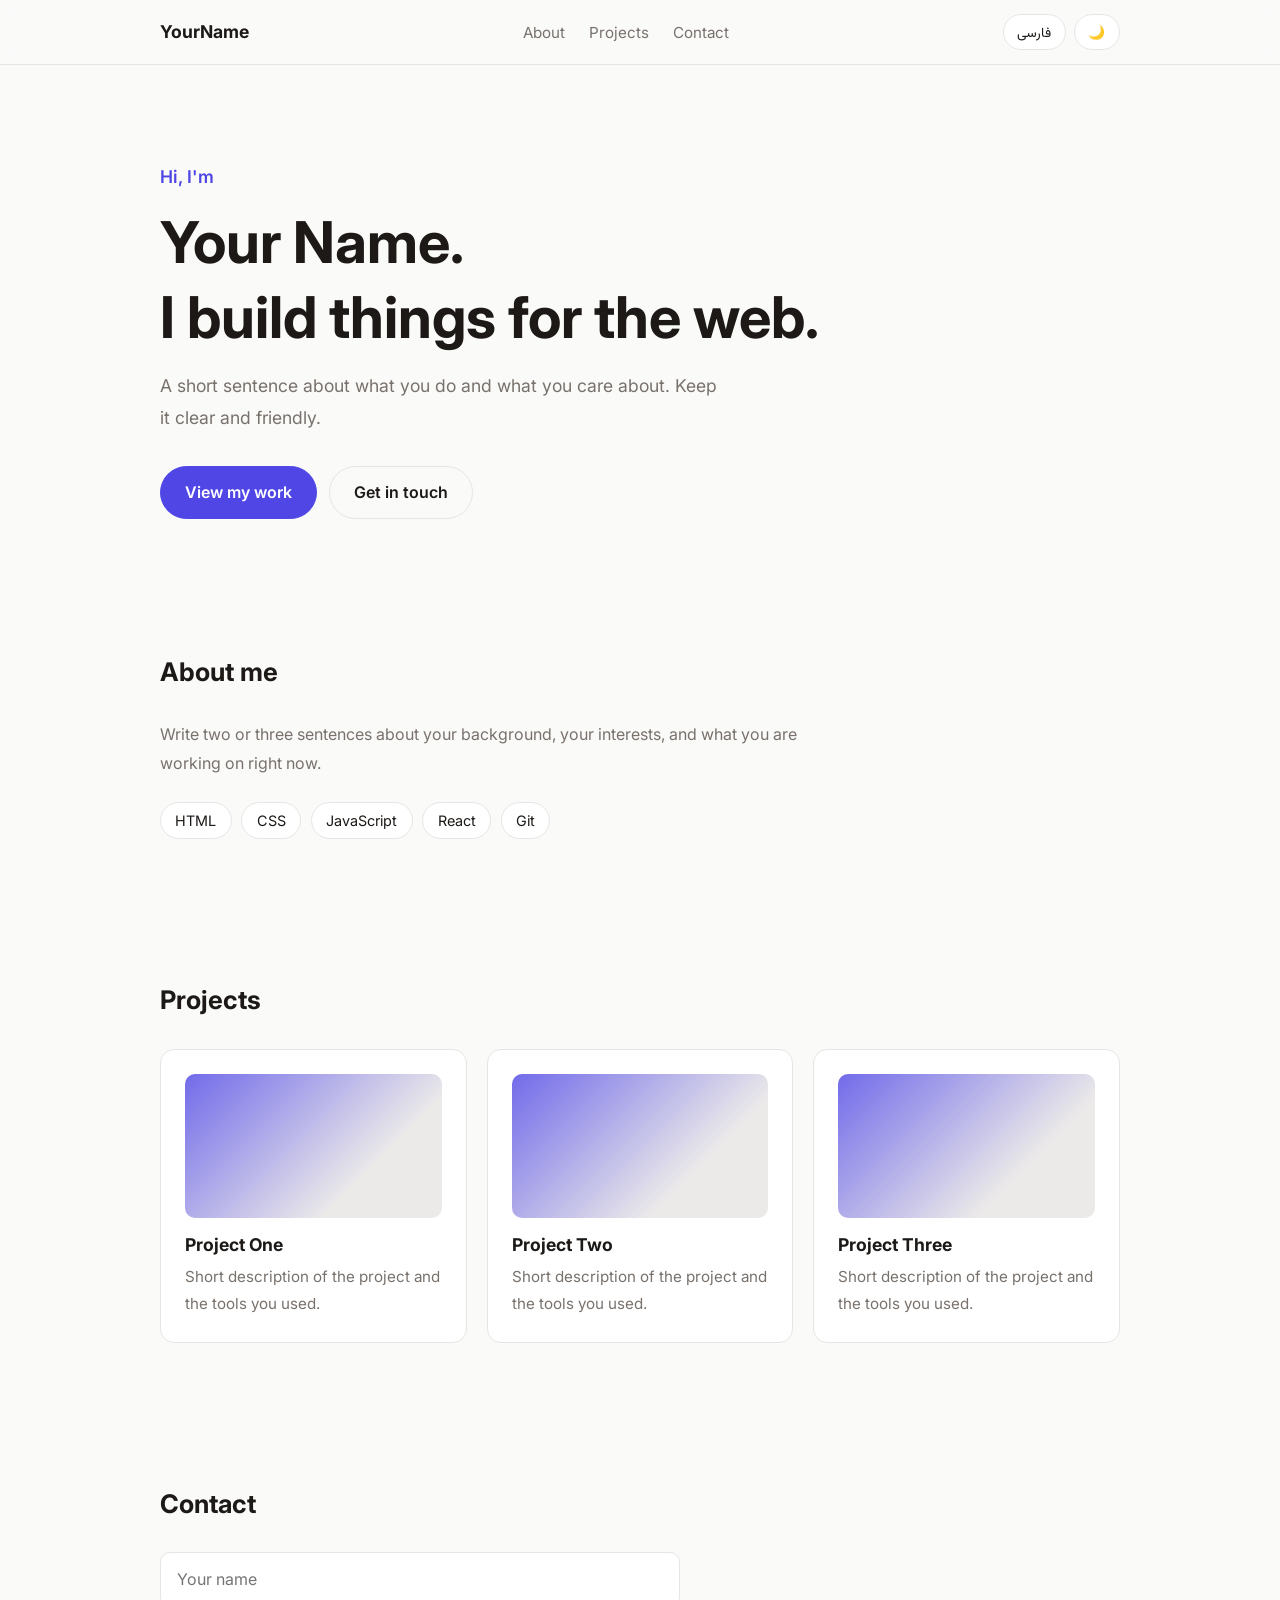
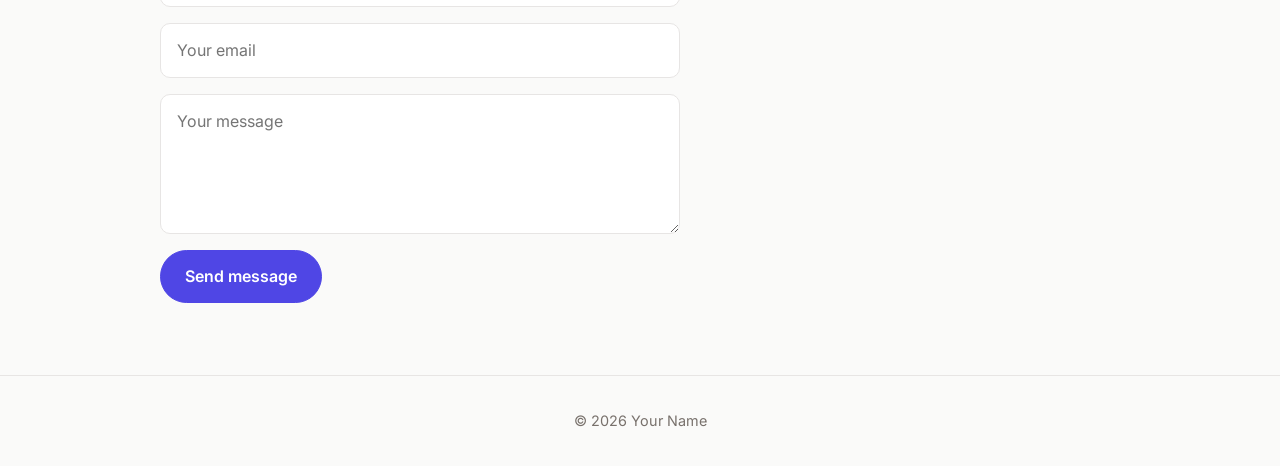
<file: index.html>
<!doctype html>
<html lang="en" dir="ltr">
  <head>
    <meta charset="UTF-8" />
    <meta name="viewport" content="width=device-width, initial-scale=1" />
    <title>Your Name — Portfolio</title>
    <meta
      name="description"
      content="Personal website of Your Name, web developer."
    />
    <link rel="preconnect" href="https://fonts.googleapis.com" />
    <link
      href="https://fonts.googleapis.com/css2?family=Inter:wght@400;600;700&family=Vazirmatn:wght@400;600;700&display=swap"
      rel="stylesheet"
    />
    <link rel="stylesheet" href="./css/style.css" />
  </head>
  <body>
    <!-- header section -->
    <header>
      <div class="container nav">
        <a href="#" class="logo">YourName</a>
        <nav>
          <ul>
            <li><a href="#about">About</a></li>
            <li><a href="#projects">Projects</a></li>
            <li><a href="#contact">Contact</a></li>
          </ul>
        </nav>
        <div class="tools">
          <a class="lang" href="./page/fa.html" hreflang="fa">فارسی</a>
          <button class="btn-icon" id="theme-toggle" aria-label="Toggle theme">
            🌙
          </button>
        </div>
      </div>
    </header>

    <!-- Hero Section -->
    <main>
      <section class="hero">
        <div class="container">
          <p class="tag">Hi, I'm</p>
          <h1>Your Name.<br />I build things for the web.</h1>
          <p>
            A short sentence about what you do and what you care about. Keep it
            clear and friendly.
          </p>
          <div class="cta">
            <a href="#projects" class="btn primary">View my work</a>
            <a href="#contact" class="btn">Get in touch</a>
          </div>
        </div>
      </section>

      <!-- About Section -->
      <section id="about" class="about">
        <div class="container">
          <h2>About me</h2>
          <p>
            Write two or three sentences about your background, your interests,
            and what you are working on right now.
          </p>
          <div class="skills">
            <span>HTML</span><span>CSS</span><span>JavaScript</span
            ><span>React</span><span>Git</span>
          </div>
        </div>
      </section>

      <!-- Projects Section -->
      <section id="projects">
        <div class="container">
          <h2>Projects</h2>
          <div class="grid">
            <article class="card">
              <div class="thumb"></div>
              <h3>Project One</h3>
              <p>Short description of the project and the tools you used.</p>
            </article>
            <article class="card">
              <div class="thumb"></div>
              <h3>Project Two</h3>
              <p>Short description of the project and the tools you used.</p>
            </article>
            <article class="card">
              <div class="thumb"></div>
              <h3>Project Three</h3>
              <p>Short description of the project and the tools you used.</p>
            </article>
          </div>
        </div>
      </section>

      <!-- Contact Section -->
      <section id="contact">
        <div class="container">
          <h2>Contact</h2>
          <form action="#" method="post">
            <input type="text" name="name" placeholder="Your name" required />
            <input
              type="email"
              name="email"
              placeholder="Your email"
              required
            />
            <textarea
              name="message"
              placeholder="Your message"
              required
            ></textarea>
            <button type="submit" class="btn primary">Send message</button>
          </form>
        </div>
      </section>
    </main>

    <!-- footer section -->
    <footer>© 2026 Your Name</footer>
    <script src="./js/script.js"></script>
  </body>
</html>
</file>
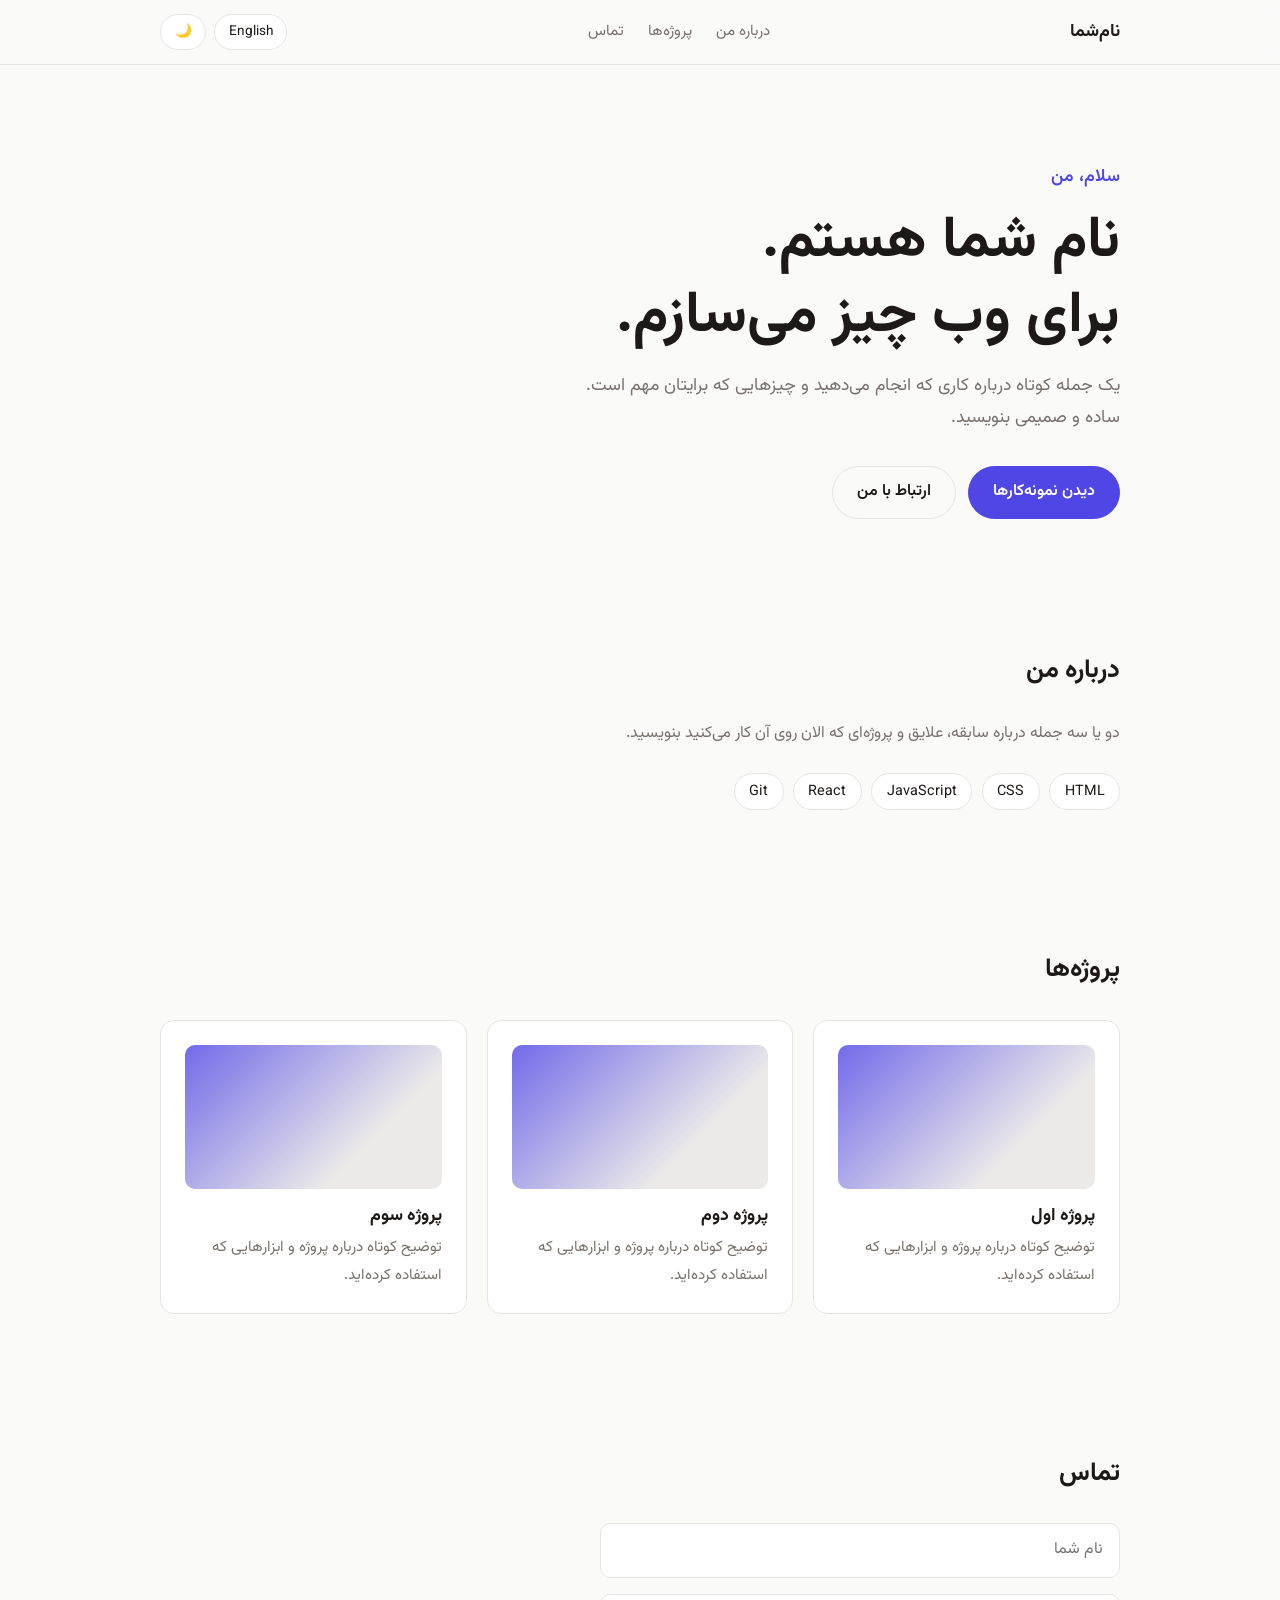
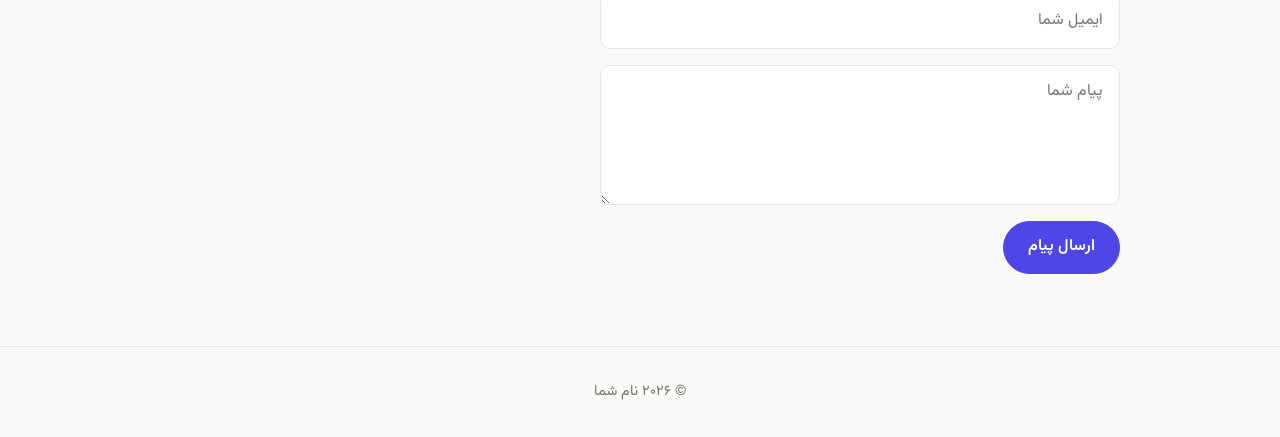
<file: page/fa.html>
<!DOCTYPE html>
<html lang="fa" dir="rtl">
<head>
  <!-- Meta information, page title, fonts, and CSS -->
  <meta charset="UTF-8" />
  <meta name="viewport" content="width=device-width, initial-scale=1" />
  <title>نام شما — نمونه‌کار</title>
  <meta name="description" content="وب‌سایت شخصی نام شما، توسعه‌دهنده وب." />
  <link rel="preconnect" href="https://fonts.googleapis.com" />
  <link href="https://fonts.googleapis.com/css2?family=Inter:wght@400;600;700&family=Vazirmatn:wght@400;600;700&display=swap" rel="stylesheet" />
  <link rel="stylesheet" href="../css/style.css" />
</head>
<body>
  <!-- Header Section -->
  <header>
    <div class="container nav">
      <a href="#" class="logo">نام‌شما</a>
      <nav>
        <ul>
          <li><a href="#about">درباره من</a></li>
          <li><a href="#projects">پروژه‌ها</a></li>
          <li><a href="#contact">تماس</a></li>
        </ul>
      </nav>
      <div class="tools">
        <a class="lang" href="../index.html" hreflang="en">English</a>
        <button class="btn-icon" id="theme-toggle" aria-label="Toggle theme">🌙</button>
      </div>
    </div>
  </header>

  <!-- Hero Section -->
  <main>
    <section class="hero">
      <div class="container">
        <p class="tag">سلام، من</p>
        <h1>نام شما هستم.<br />برای وب چیز می‌سازم.</h1>
        <p>یک جمله کوتاه درباره کاری که انجام می‌دهید و چیزهایی که برایتان مهم است. ساده و صمیمی بنویسید.</p>
        <div class="cta">
          <a href="#projects" class="btn primary">دیدن نمونه‌کارها</a>
          <a href="#contact" class="btn">ارتباط با من</a>
        </div>
      </div>
    </section>

    <!-- About Section -->
    <section id="about" class="about">
      <div class="container">
        <h2>درباره من</h2>
        <p>دو یا سه جمله درباره سابقه، علایق و پروژه‌ای که الان روی آن کار می‌کنید بنویسید.</p>
        <div class="skills">
          <span>HTML</span><span>CSS</span><span>JavaScript</span><span>React</span><span>Git</span>
        </div>
      </div>
    </section>

    <!-- Projects Section -->
    <section id="projects">
      <div class="container">
        <h2>پروژه‌ها</h2>
        <div class="grid">
          <article class="card">
            <div class="thumb"></div>
            <h3>پروژه اول</h3>
            <p>توضیح کوتاه درباره پروژه و ابزارهایی که استفاده کرده‌اید.</p>
          </article>
          <article class="card">
            <div class="thumb"></div>
            <h3>پروژه دوم</h3>
            <p>توضیح کوتاه درباره پروژه و ابزارهایی که استفاده کرده‌اید.</p>
          </article>
          <article class="card">
            <div class="thumb"></div>
            <h3>پروژه سوم</h3>
            <p>توضیح کوتاه درباره پروژه و ابزارهایی که استفاده کرده‌اید.</p>
          </article>
        </div>
      </div>
    </section>

    <!-- Contact Section -->
    <section id="contact">
      <div class="container">
        <h2>تماس</h2>
        <form action="#" method="post">
          <input type="text" name="name" placeholder="نام شما" required />
          <input type="email" name="email" placeholder="ایمیل شما" required dir="ltr" style="text-align:right" />
          <textarea name="message" placeholder="پیام شما" required></textarea>
          <button type="submit" class="btn primary">ارسال پیام</button>
        </form>
      </div>
    </section>
  </main>

  <!-- Footer Section and JavaScript -->
  <footer>© ۲۰۲۶ نام شما</footer>
  <script src="../js/script.js"></script>
</body>
</html>
</file>
<file: css/style.css>
/* ---------- Tokens ---------- */
:root {
  --bg: #fafaf9;
  --surface: #ffffff;
  --text: #1c1917;
  --muted: #78716c;
  --border: #e7e5e4;
  --accent: #4f46e5;
  --accent-contrast: #ffffff;
  --radius: 14px;
  --max: 960px;
  --font: "Inter", "Vazirmatn", system-ui, sans-serif;
}
:root[data-theme="dark"] {
  --bg: #0c0a09;
  --surface: #171412;
  --text: #f5f5f4;
  --muted: #a8a29e;
  --border: #292524;
  --accent: #818cf8;
  --accent-contrast: #0c0a09;
}
html[lang="fa"] {
  --font: "Vazirmatn", "Inter", system-ui, sans-serif;
}

/* ---------- Base ---------- */
* {
  box-sizing: border-box;
  margin: 0;
  padding: 0;
}
html {
  scroll-behavior: smooth;
}
body {
  font-family: var(--font);
  background: var(--bg);
  color: var(--text);
  line-height: 1.8;
  transition:
    background 0.25s,
    color 0.25s;
}
a {
  color: inherit;
  text-decoration: none;
}
.container {
  width: min(100% - 2.5rem, var(--max));
  margin-inline: auto;
}
section {
  padding-block: 4.5rem;
}
h1,
h2,
h3 {
  line-height: 1.3;
}
h2 {
  font-size: 1.6rem;
  margin-bottom: 2rem;
}

/* ---------- Header ---------- */
header {
  position: sticky;
  top: 0;
  z-index: 10;
  background: color-mix(in srgb, var(--bg) 85%, transparent);
  backdrop-filter: blur(10px);
  border-bottom: 1px solid var(--border);
}
.nav {
  display: flex;
  align-items: center;
  justify-content: space-between;
  height: 64px;
  gap: 1rem;
}
.logo {
  font-weight: 700;
  font-size: 1.1rem;
}
.nav ul {
  display: flex;
  gap: 1.5rem;
  list-style: none;
}
.nav ul a {
  color: var(--muted);
  font-size: 0.95rem;
  transition: color 0.2s;
}
.nav ul a:hover {
  color: var(--text);
}
.tools {
  display: flex;
  gap: 0.5rem;
  align-items: center;
}
.btn-icon,
.lang {
  border: 1px solid var(--border);
  background: var(--surface);
  color: var(--text);
  border-radius: 999px;
  padding: 0.3rem 0.85rem;
  font: inherit;
  font-size: 0.85rem;
  cursor: pointer;
}
.btn-icon:hover,
.lang:hover {
  border-color: var(--accent);
}

/* ---------- Hero ---------- */
.hero {
  padding-block: 6rem 4rem;
}
.hero .tag {
  color: var(--accent);
  font-weight: 600;
  margin-bottom: 0.75rem;
}
.hero h1 {
  font-size: clamp(2.2rem, 6vw, 3.6rem);
  margin-bottom: 1rem;
}
.hero p {
  color: var(--muted);
  max-width: 560px;
  font-size: 1.1rem;
}
.cta {
  display: flex;
  gap: 0.75rem;
  margin-top: 2rem;
  flex-wrap: wrap;
}
.btn {
  display: inline-block;
  padding: 0.7rem 1.5rem;
  border-radius: 999px;
  font-weight: 600;
  border: 1px solid var(--border);
  transition:
    transform 0.2s,
    border-color 0.2s;
}
.btn:hover {
  transform: translateY(-2px);
}
.btn.primary {
  background: var(--accent);
  color: var(--accent-contrast);
  border-color: var(--accent);
}

/* ---------- About / Skills ---------- */
.about p {
  color: var(--muted);
  max-width: 680px;
}
.skills {
  display: flex;
  flex-wrap: wrap;
  gap: 0.6rem;
  margin-top: 1.5rem;
}
.skills span {
  background: var(--surface);
  border: 1px solid var(--border);
  padding: 0.3rem 0.9rem;
  border-radius: 999px;
  font-size: 0.9rem;
}

/* ---------- Projects ---------- */
.grid {
  display: grid;
  grid-template-columns: repeat(auto-fill, minmax(260px, 1fr));
  gap: 1.25rem;
}
.card {
  background: var(--surface);
  border: 1px solid var(--border);
  border-radius: var(--radius);
  padding: 1.5rem;
  transition:
    transform 0.2s,
    border-color 0.2s;
}
.card:hover {
  transform: translateY(-4px);
  border-color: var(--accent);
}
.card .thumb {
  aspect-ratio: 16/9;
  border-radius: 10px;
  margin-bottom: 1rem;
  background:
    linear-gradient(135deg, var(--accent), transparent 70%), var(--border);
  opacity: 0.8;
}
.card h3 {
  font-size: 1.1rem;
  margin-bottom: 0.4rem;
}
.card p {
  color: var(--muted);
  font-size: 0.95rem;
}

/* ---------- Contact ---------- */
form {
  display: grid;
  gap: 1rem;
  max-width: 520px;
}
input,
textarea {
  width: 100%;
  font: inherit;
  color: var(--text);
  background: var(--surface);
  border: 1px solid var(--border);
  border-radius: 10px;
  padding: 0.75rem 1rem;
}
input:focus,
textarea:focus {
  outline: 2px solid var(--accent);
  outline-offset: 1px;
}
textarea {
  min-height: 140px;
  resize: vertical;
}
button.btn {
  cursor: pointer;
  font: inherit;
  font-weight: 600;
  width: fit-content;
}

/* ---------- Footer ---------- */
footer {
  border-top: 1px solid var(--border);
  padding-block: 2rem;
  color: var(--muted);
  font-size: 0.9rem;
  text-align: center;
}

/* ---------- Responsive ---------- */
@media (max-width: 640px) {
  .nav ul {
    display: none;
  }
  section {
    padding-block: 3rem;
  }
  .hero {
    padding-block: 4rem 2rem;
  }
}
</file>
